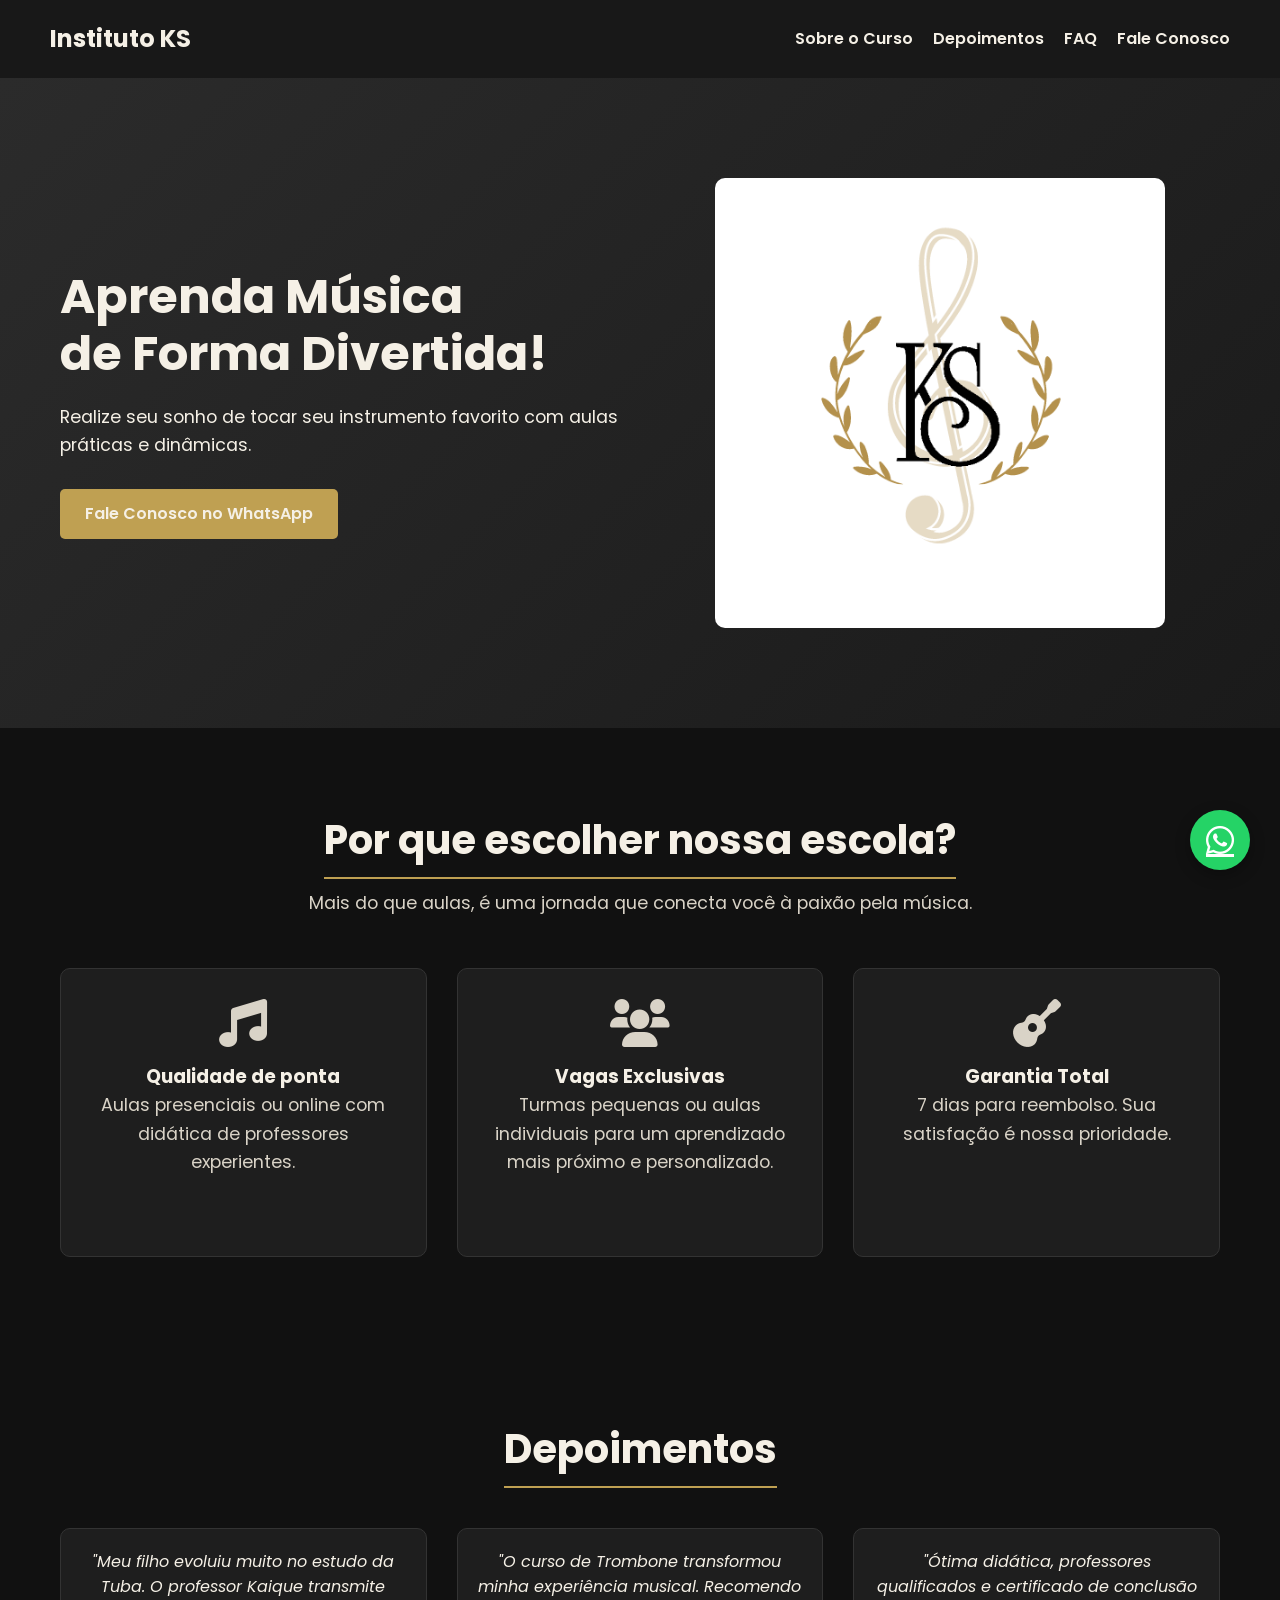
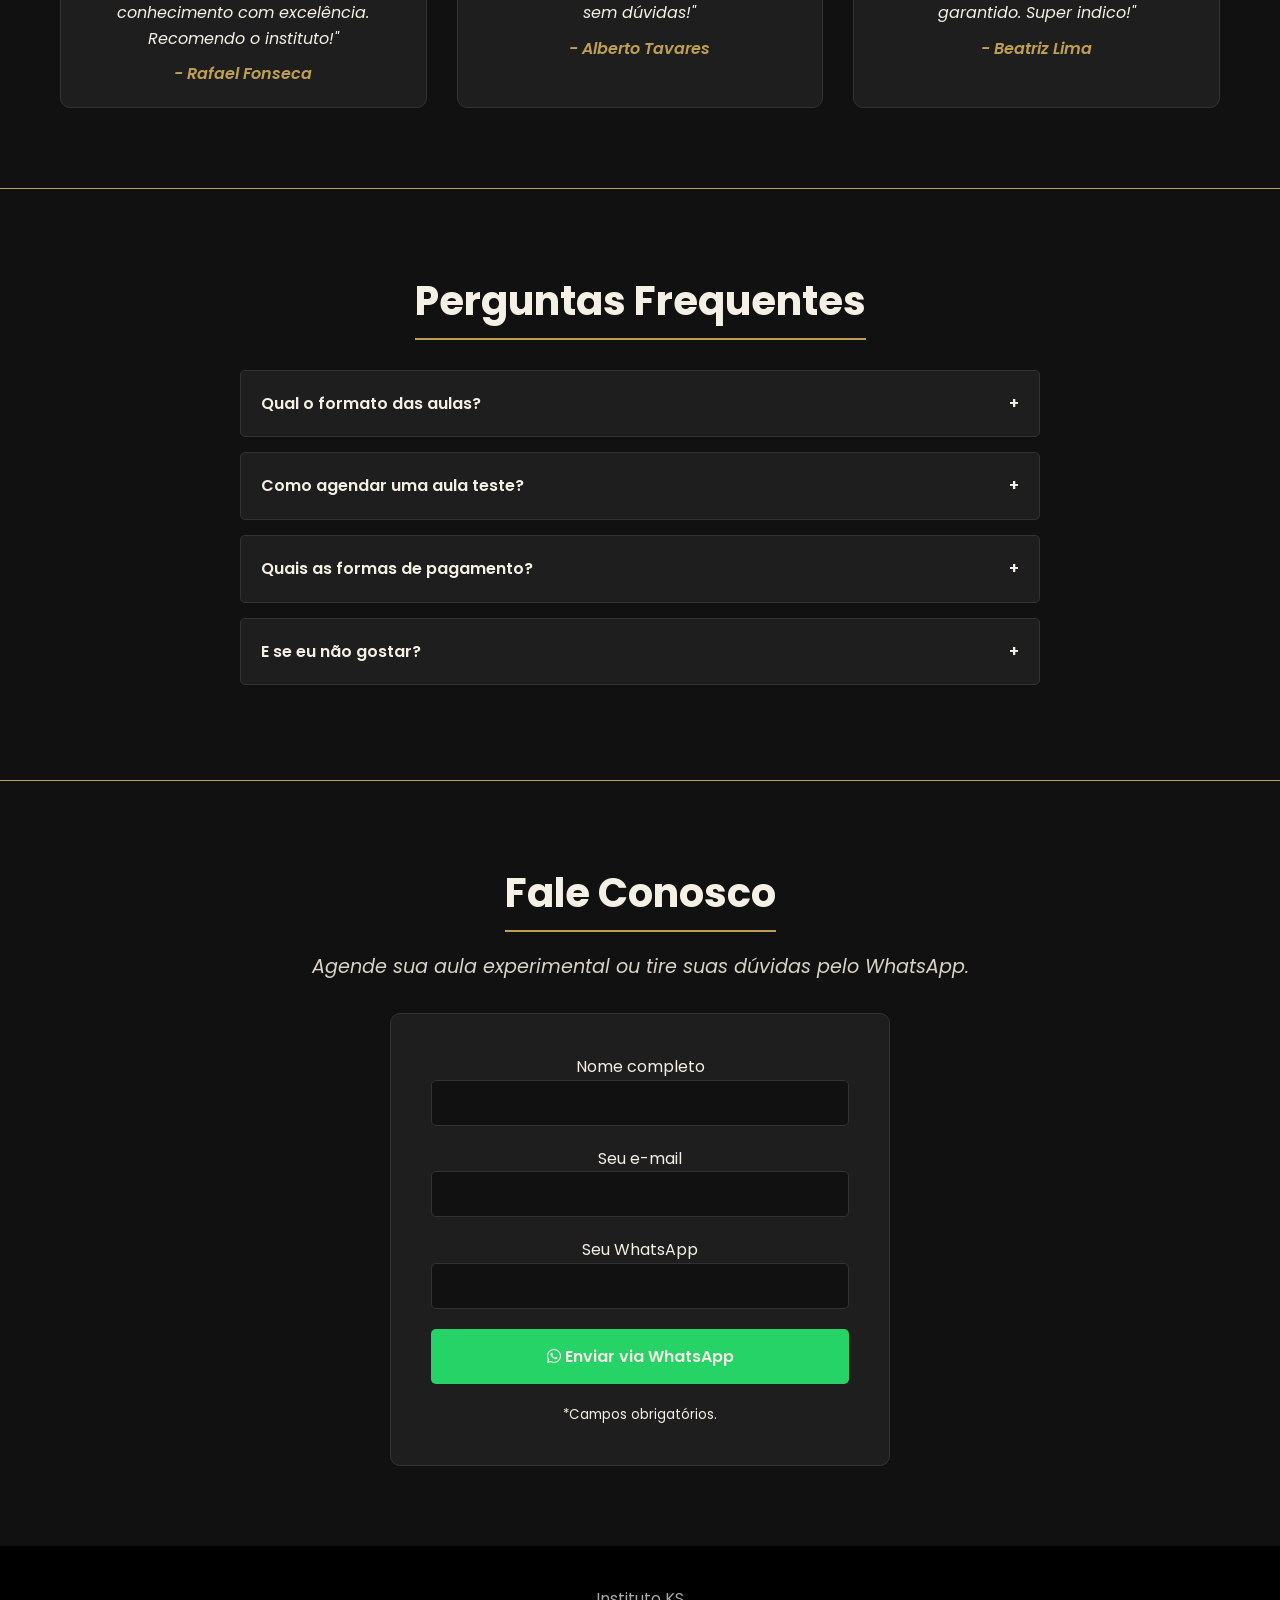
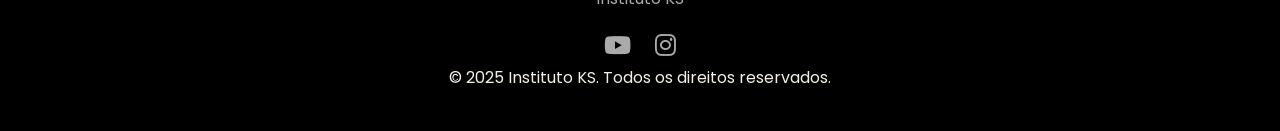
<file: index.html>
<!DOCTYPE html>
<html lang="pt-br">
<head>
  <meta charset="UTF-8">
  <meta name="viewport" content="width=device-width, initial-scale=1.0">
  <title>Instituto KS - Escola de Música</title>
  <link rel="stylesheet" href="https://cdnjs.cloudflare.com/ajax/libs/font-awesome/6.0.0-beta3/css/all.min.css">
  <link rel="stylesheet" href="src/css/style.css">
  <link rel="icon" type="image/png" href="src/img/logo.png">
</head>
<body>

<!-- Header -->
<header class="header">
  <nav class="navbar">
    <a href="#" class="logo">Instituto KS</a>
    <ul class="nav-links" id="nav-links">
      <li><a href="#sobre">Sobre o Curso</a></li>
      <li><a href="#depoimentos">Depoimentos</a></li>
      <li><a href="#faq">FAQ</a></li>
      <li><a href="#contato">Fale Conosco</a></li>
    </ul>
    <div class="menu-toggle" id="menu-toggle">
      <i class="fas fa-bars"></i>
    </div>
  </nav>
</header>

<!-- Hero Section -->
<section class="hero-section">
  <div class="notes-container"></div>
  <div class="container hero-container">
    <div class="hero-content">
      <h1>Aprenda Música <br> de Forma Divertida!</h1>
      <p>Realize seu sonho de tocar seu instrumento favorito com aulas práticas e dinâmicas.</p>
      <div class="cta-buttons">
        <a href="https://wa.me/5511985464689?text=Olá,%20gostaria%20de%20saber%20mais%20sobre%20os%20cursos!" target="_blank" class="btn btn-primary">Fale Conosco no WhatsApp</a>
        
      </div>
    </div>
    <div class="hero-image">
      <img src="src/img/logo.png" alt="Logo Instituto KS - Escola de Música">
    </div>
  </div>
</section>

<!-- About Section -->
<section id="sobre" class="about-section">
  <div class="container">
    <h2>Por que escolher nossa escola?</h2>
    <p>Mais do que aulas, é uma jornada que conecta você à paixão pela música.</p>
    <div class="features-grid">
      <div class="feature-card">
        <i class="fas fa-music icon-feature"></i>
        <h3>Qualidade de ponta</h3>
        <p>Aulas presenciais ou online com didática de professores experientes.</p>
      </div>
      <div class="feature-card">
        <i class="fas fa-users icon-feature"></i>
        <h3>Vagas Exclusivas</h3>
        <p>Turmas pequenas ou aulas individuais para um aprendizado mais próximo e personalizado.</p>
      </div>
      <div class="feature-card">
        <i class="fas fa-guitar icon-feature"></i>
        <h3>Garantia Total</h3>
        <p>7 dias para reembolso. Sua satisfação é nossa prioridade.</p>
      </div>
    </div>
  </div>
</section>

<!-- Depoimentos -->
<section id="depoimentos" class="testimonials-section">
  <div class="container">
    <h2>Depoimentos</h2>
    <div class="testimonials-grid">
      <div class="testimonial-card">
        <p>"Meu filho evoluiu muito no estudo da Tuba. O professor Kaique transmite conhecimento com excelência. Recomendo o instituto!"</p>
        <span>- Rafael Fonseca</span>
      </div>
      <div class="testimonial-card">
        <p>"O curso de Trombone transformou minha experiência musical. Recomendo sem dúvidas!"</p>
        <span>- Alberto Tavares</span>
      </div>
      <div class="testimonial-card">
        <p>"Ótima didática, professores qualificados e certificado de conclusão garantido. Super indico!"</p>
        <span>- Beatriz Lima</span>
      </div>
    </div>
  </div>
</section>

<!-- FAQ -->
<section id="faq" class="faq-section">
  <div class="container">
    <h2>Perguntas Frequentes</h2>
    <div class="faq-list">
      <div class="faq-item">
        <div class="faq-question">Qual o formato das aulas?<span class="faq-toggle">+</span></div>
        <div class="faq-answer">Presenciais ou online, conforme sua preferência.</div>
      </div>
      <div class="faq-item">
        <div class="faq-question">Como agendar uma aula teste?<span class="faq-toggle">+</span></div>
        <div class="faq-answer">Entre em contato pelo WhatsApp e escolha dia e horário.</div>
      </div>
      <div class="faq-item">
        <div class="faq-question">Quais as formas de pagamento?<span class="faq-toggle">+</span></div>
        <div class="faq-answer">Pix, dinheiro, cartão de crédito ou débito.</div>
      </div>
      <div class="faq-item">
        <div class="faq-question">E se eu não gostar?<span class="faq-toggle">+</span></div>
        <div class="faq-answer">Você tem 7 dias de garantia com reembolso total.</div>
      </div>
    </div>
  </div>
</section>

<!-- Contato -->
<section id="contato" class="contact-section">
  <div class="container">
    <h2>Fale Conosco</h2>
    <p class="contact-subtitle">Agende sua aula experimental ou tire suas dúvidas pelo WhatsApp.</p>
    
    <form class="contact-form" action="https://wa.me/5511985464689" method="get" target="_blank">
      <div class="form-group">
        <label for="name">Nome completo</label>
        <input type="text" id="name" required>
      </div>
      <div class="form-group">
        <label for="email">Seu e-mail</label>
        <input type="email" id="email" required>
      </div>
      <div class="form-group">
        <label for="phone">Seu WhatsApp</label>
        <input type="tel" id="phone" required>
      </div>
      <button type="submit" class="btn btn-whatsapp">
        <i class="fab fa-whatsapp"></i> Enviar via WhatsApp
      </button>
      <small>*Campos obrigatórios.</small>
    </form>
  </div>
</section>

<!-- Botão WhatsApp -->
<a href="https://wa.me/5511985464689" class="whatsapp-float" target="_blank">
  <i class="fab fa-whatsapp"></i>
</a>

<!-- Footer -->
<footer class="footer">
  <div class="container">
    <div class="footer-links">
      <a href="#">Instituto KS</a>
      <div class="social-icons">
        <a href="https://www.youtube.com/@institutomusicalks-kaiques7444/videos" target="_blank"><i class="fab fa-youtube"></i></a>
        <a href="https://www.instagram.com/instmusicalks/?theme=dark" target="_blank"><i class="fab fa-instagram"></i></a>
      </div>
    </div>
    <p>© 2025 Instituto KS. Todos os direitos reservados.</p>
  </div>
</footer>

<script src="src/js/script.js"></script>
</body>
</html>
</file>
<file: src/css/style.css>
@import url('https://fonts.googleapis.com/css2?family=Poppins:wght@400;600;700&display=swap');

:root {
    --bg-dark: #111111;
    --text-light: #f5f0e6;
    --primary-color: #bfa052;
    --secondary-color: #d9d3c7;
    --card-bg: #1e1e1e;
    --border-color: #333333;
}


* {
    margin: 0;
    padding: 0;
    box-sizing: border-box;
    font-family: 'Poppins', sans-serif;
}

html { scroll-behavior: smooth; }

body {
    background-color: var(--bg-dark);
    color: var(--text-light);
    line-height: 1.6;
}

/* Header */
.header {
    background-color: rgba(26,26,26,0.9);
    backdrop-filter: blur(10px);
    padding: 20px 0;
    position: sticky;
    top: 0;
    z-index: 1000;
}

.navbar {
    display: flex;
    justify-content: space-between;
    align-items: center;
    padding: 0 50px;
}

.logo {
    color: var(--text-light);
    font-size: 1.5rem;
    font-weight: 700;
    text-decoration: none;
    transition: color 0.3s;
}

.logo:hover { color: var(--primary-color); }

.nav-links { 
    list-style: none; 
    display: flex; /* Garante que os links apareçam em desktop */
    gap: 20px; 
}

.nav-links a {
    color: var(--text-light);
    text-decoration: none;
    font-weight: 600;
    transition: color 0.3s;
}

.nav-links a:hover { color: var(--primary-color); }

.menu-toggle {
    display: none; /* Oculta o menu hambúrguer por padrão em desktops */
    font-size: 1.5rem;
    cursor: pointer;
}

/* Container */
.container { max-width: 1200px; margin: 0 auto; padding: 0 20px; }

/* Hero Section */
.hero-section {
    background: linear-gradient(135deg, #2b2b2b, #1a1a1a);
    padding: 100px 0;
    overflow: hidden;
    position: relative;
}

.notes-container {
    position: absolute;
    top: 0;
    left: 0;
    width: 100%;
    height: 100%;
    pointer-events: none;
    overflow: hidden;
}

.note {
    position: absolute;
    font-size: 1.2rem;
    color: #fff;
    animation: float 6s linear infinite;
}

@keyframes float {
    0% { transform: translateY(100vh) translateX(0) rotate(0deg); opacity: 0; }
    50% { opacity: 1; }
    100% { transform: translateY(-100px) translateX(50px) rotate(360deg); opacity: 0; }
}

.hero-section .container {
    display: flex;
    align-items: center;
    gap: 40px;
    flex-wrap: wrap;
    position: relative;
    z-index: 1;
}

.hero-content { flex: 1; }

.hero-content h1 {
    font-size: 3rem;
    margin: 20px 0;
    font-weight: 700;
    line-height: 1.2;
}

.hero-content p { font-size: 1.1rem; margin-bottom: 30px; }

.cta-buttons { display: flex; gap: 15px; align-items: center; margin-bottom: 20px; flex-wrap: wrap; }

.btn {
    text-decoration: none;
    padding: 12px 25px;
    border-radius: 5px;
    font-weight: 600;
    transition: background-color 0.3s, transform 0.3s;
}

.btn-primary {
    background-color: var(--primary-color);
    color: var(--text-light);
    border: none;
}

.btn-primary:hover { transform: translateY(-3px); }

.btn-secondary {
    background-color: transparent;
    border: 2px solid var(--primary-color);
    color: var(--primary-color);
}

.btn-secondary:hover { background-color: var(--primary-color); color: var(--text-light); transform: translateY(-3px); }

.hero-image { flex: 1; display: flex; justify-content: center; }

.hero-image img {
    width: 100%;
    max-width: 450px;
    border-radius: 10px;
    transition: transform 0.3s;
}

.hero-image img:hover { transform: scale(1.05); }

/* About Section */
.about-section {
    padding: 80px 0;
    text-align: center;
}

.about-section h2 {
    font-size: 2.5rem;
    margin-bottom: 10px;
    border-bottom: 2px solid var(--primary-color);
    display: inline-block;
    padding-bottom: 5px;
}

.about-section p {
    font-size: 1.1rem;
    color: var(--secondary-color);
    margin-bottom: 50px;
}

.features-grid {
    display: grid;
    grid-template-columns: repeat(auto-fit, minmax(250px, 1fr));
    gap: 30px;
}

.feature-card {
    background-color: var(--card-bg);
    padding: 30px;
    border-radius: 10px;
    border: 1px solid var(--border-color);
    transition: transform 0.3s, box-shadow 0.3s;
}

.feature-card:hover { 
    transform: translateY(-5px); 
    box-shadow: 0 10px 20px rgba(0,0,0,0.3); 
}

.icon-feature {
    font-size: 3rem;
    color: var(--secondary-color);
    margin-bottom: 15px;
    transition: color 0.3s;
}

.feature-card:hover .icon-feature { color: var(--primary-color); }

/* Courses Section */
.courses-section {
    padding: 80px 0;
    text-align: center;
    border-top: 1px solid var(--primary-color);
}

.courses-section h2 {
    font-size: 2.5rem;
    margin-bottom: 40px;
    border-bottom: 2px solid var(--primary-color);
    display: inline-block;
    padding-bottom: 5px;
}

.courses-section p {
    font-size: 1.1rem;
    color: var(--secondary-color);
    margin-bottom: 50px;
}

.course-list {
    display: grid;
    grid-template-columns: repeat(auto-fit, minmax(280px, 1fr));
    gap: 30px;
}

.course-card {
    background-color: var(--card-bg);
    border-radius: 10px;
    padding: 20px;
    border: 1px solid var(--border-color);
    flex-shrink: 0;
    transition: transform 0.3s, box-shadow 0.3s;
}

.course-card:hover {
    transform: translateY(-5px);
    box-shadow: 0 10px 20px rgba(0,0,0,0.3);
}

.course-card img {
    width: 100%;
    height: 150px;
    object-fit: cover;
    border-radius: 10px;
    margin-bottom: 15px;
}

.course-card h3 {
    font-size: 1.5rem;
    margin-bottom: 5px;
}

/* Testimonials Section */
.testimonials-section {
    padding: 80px 0;
    text-align: center;
    background-color: #111;
}

.testimonials-section h2 {
    font-size: 2.5rem;
    margin-bottom: 40px;
    border-bottom: 2px solid var(--primary-color);
    display: inline-block;
    padding-bottom: 5px;
}

.testimonials-grid {
    display: grid;
    grid-template-columns: repeat(auto-fit, minmax(250px, 1fr));
    gap: 30px;
}

.testimonial-card {
    background-color: var(--card-bg);
    padding: 20px;
    border-radius: 10px;
    border: 1px solid var(--border-color);
    font-style: italic;
}

.testimonial-card span {
    display: block;
    margin-top: 10px;
    font-weight: 600;
    color: var(--primary-color);
}

/* FAQ Section */
.faq-section {
    padding: 80px 0;
    text-align: center;
    border-top: 1px solid var(--primary-color);
}

.faq-section h2 {
    font-size: 2.5rem;
    margin-bottom: 30px;
    border-bottom: 2px solid var(--primary-color);
    display: inline-block;
    padding-bottom: 5px;
}

.faq-list {
    max-width: 800px;
    margin: 0 auto;
    text-align: left;
}

.faq-item {
    border: 1px solid var(--border-color);
    border-radius: 5px;
    margin-bottom: 15px;
    overflow: hidden;
    background-color: var(--card-bg);
}

.faq-question {
    display: flex;
    justify-content: space-between;
    align-items: center;
    padding: 20px;
    cursor: pointer;
    font-weight: 600;
}

.faq-answer {
    padding: 0 20px;
    background-color: var(--bg-dark);
    max-height: 0;
    overflow: hidden;
    transition: max-height 0.3s ease-in-out, padding 0.3s;
}

.faq-item.active .faq-answer {
    max-height: 200px;
    padding: 20px;
}

.faq-item.active .faq-question .faq-toggle {
    transform: rotate(45deg);
}

.faq-question .faq-toggle {
    transition: transform 0.3s ease-in-out;
}

/* Contact Section */
.contact-section {
    padding: 80px 0;
    text-align: center;
    border-top: 1px solid var(--primary-color);
}

.contact-section h2 {
    font-size: 2.5rem;
    margin-bottom: 20px;
    border-bottom: 2px solid var(--primary-color);
    display: inline-block;
    padding-bottom: 5px;
}

.contact-subtitle {
    font-size: 1.2rem;
    color: var(--secondary-color);
    margin-bottom: 30px;
    font-style: italic;
}


.contact-form {
    max-width: 500px;
    margin: 0 auto;
    background-color: var(--card-bg);
    padding: 40px;
    border-radius: 10px;
    border: 1px solid var(--border-color);
    display: flex;
    flex-direction: column;
    gap: 20px;
}

.contact-form input {
    width: 100%;
    padding: 12px;
    border: 1px solid var(--border-color);
    border-radius: 5px;
    background-color: var(--bg-dark);
    color: var(--text-light);
}

.contact-form input:focus {
    border-color: var(--primary-color);
    outline: none;
}

.btn-whatsapp {
    background-color: #25D366;
    color: var(--text-light);
    padding: 15px 50px;
    border: none;
    border-radius: 5px;
    font-weight: 600;
    cursor: pointer;
    font-size: 1rem;
    transition: background-color 0.3s, transform 0.3s;
}

.btn-whatsapp:hover {
    background-color: #1DA851;
    transform: translateY(-2px);
}

/* Floating WhatsApp */
.whatsapp-float {
    position: fixed;
    bottom: 30px;
    right: 30px;
    background-color: #25D366;
    color: #fff;
    border-radius: 50%;
    width: 60px;
    height: 60px;
    display: flex;
    justify-content: center;
    align-items: center;
    font-size: 2rem;
    z-index: 1000;
    box-shadow: 0 5px 15px rgba(0,0,0,0.3);
    transition: transform 0.3s;
}

.whatsapp-float:hover { transform: scale(1.1); }

/* Footer */
.footer {
    background-color: #000;
    padding: 40px 0;
    text-align: center;
}

.footer-links {
    display: flex;
    flex-direction: column;
    align-items: center;
    gap: 15px;
}

.footer-links a { color: #aaa; text-decoration: none; }

.footer-links a:hover { color: var(--text-light); }

.social-icons a {
    font-size: 1.5rem;
    margin: 0 10px;
    transition: transform 0.3s;
}

.social-icons a:hover { transform: scale(1.2); }

/* Responsive */
@media (max-width: 768px) {
    /* Ajustes Gerais */
    body {
        font-size: 14px;
    }
    .container {
        padding: 0 15px;
    }
    
    /* Header */
    .navbar {
        flex-direction: row; /* Volta para a configuração padrão no mobile */
        align-items: center;
        padding: 15px;
        position: relative;
    }
    .logo {
        margin-bottom: 0;
    }
    .nav-links {
        display: none; /* Esconde os links por padrão */
        flex-direction: column;
        width: 100%;
        text-align: center;
        background-color: rgba(26, 26, 26, 0.9);
        position: absolute;
        top: 100%;
        left: 0;
        padding: 15px 0;
    }
    .nav-links.active {
        display: flex; /* Mostra os links quando a classe 'active' é adicionada via JS */
    }
    .nav-links li {
        margin: 10px 0;
    }
    .menu-toggle {
        display: block; /* Mostra o ícone do menu no mobile */
    }

    /* Hero Section */
    .hero-section .container {
        flex-direction: column;
        text-align: center;
        padding-top: 50px;
        padding-bottom: 50px;
    }
    .hero-content h1 {
        font-size: 2rem;
        margin: 10px 0;
    }
    .hero-content p {
        font-size: 1rem;
        margin-bottom: 20px;
    }
    .cta-buttons {
        justify-content: center;
        flex-direction: column;
    }
    .hero-image {
        margin-top: 30px;
    }
    .hero-image img {
        max-width: 300px;
    }

    /* Outras Seções */
    .about-section h2, .testimonials-section h2, .faq-section h2, .contact-section h2 {
        font-size: 2rem;
    }

    .features-grid, .testimonials-grid {
        grid-template-columns: 1fr;
    }
    
    .contact-form {
        padding: 30px;
    }

    /* Floating WhatsApp */
    .whatsapp-float {
        bottom: 20px;
        right: 20px;
        width: 50px;
        height: 50px;
        font-size: 1.5rem;
    }
}
</file>
